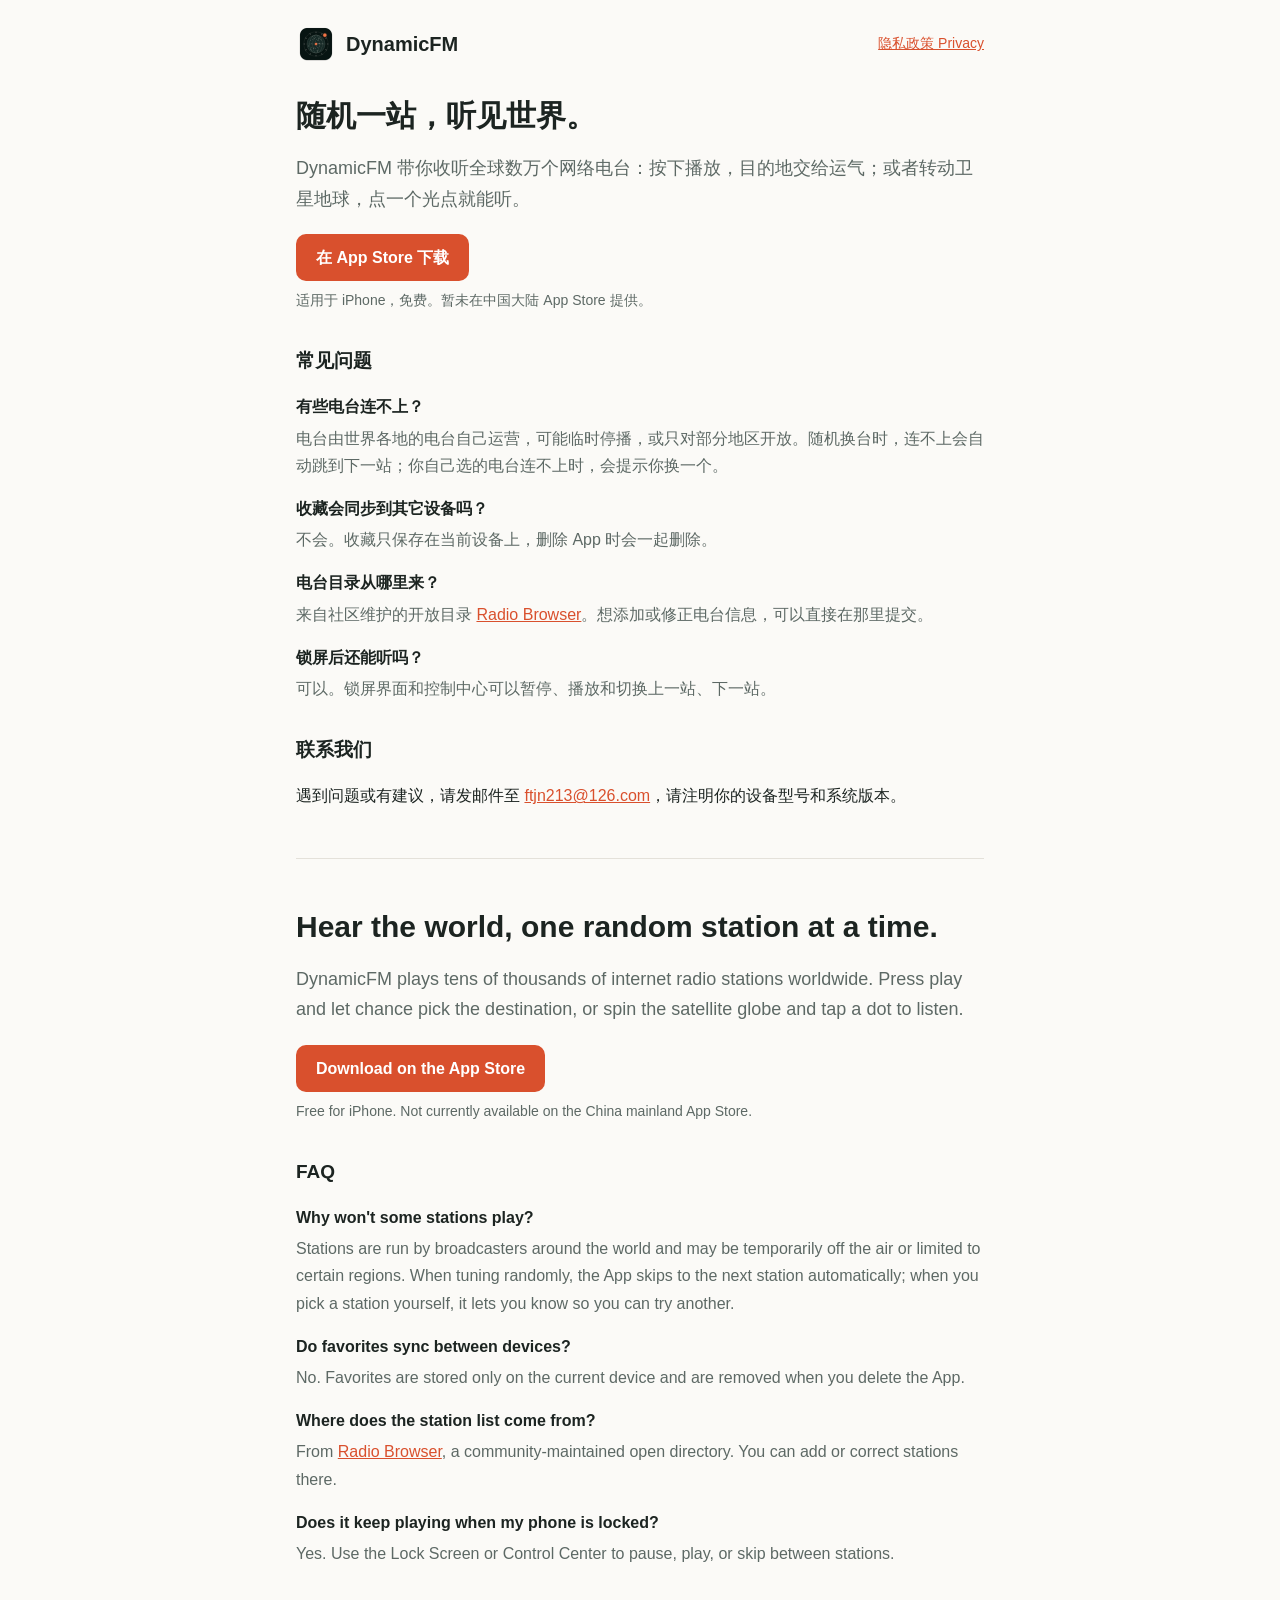
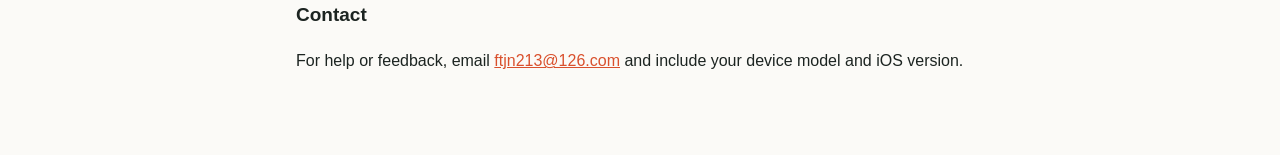
<file: index.html>
<!doctype html>
<html lang="zh-Hans">
<head>
<meta charset="utf-8">
<meta name="viewport" content="width=device-width, initial-scale=1">
<title>DynamicFM 支持</title>
<link rel="stylesheet" href="style.css">
</head>
<body>
<main>
  <header>
    <a class="brand" href="index.html"><img src="icon.png" alt="" width="40" height="40">DynamicFM</a>
    <nav><a href="privacy.html">隐私政策 Privacy</a></nav>
  </header>

  <section>
    <h1>随机一站，听见世界。</h1>
    <p class="lead">DynamicFM 带你收听全球数万个网络电台：按下播放，目的地交给运气；或者转动卫星地球，点一个光点就能听。</p>
    <p class="download"><a class="button" href="https://apps.apple.com/app/id6826584146">在 App Store 下载</a></p>
    <p class="meta">适用于 iPhone，免费。暂未在中国大陆 App Store 提供。</p>

    <h2>常见问题</h2>
    <dl>
      <dt>有些电台连不上？</dt>
      <dd>电台由世界各地的电台自己运营，可能临时停播，或只对部分地区开放。随机换台时，连不上会自动跳到下一站；你自己选的电台连不上时，会提示你换一个。</dd>
      <dt>收藏会同步到其它设备吗？</dt>
      <dd>不会。收藏只保存在当前设备上，删除 App 时会一起删除。</dd>
      <dt>电台目录从哪里来？</dt>
      <dd>来自社区维护的开放目录 <a href="https://www.radio-browser.info">Radio Browser</a>。想添加或修正电台信息，可以直接在那里提交。</dd>
      <dt>锁屏后还能听吗？</dt>
      <dd>可以。锁屏界面和控制中心可以暂停、播放和切换上一站、下一站。</dd>
    </dl>

    <h2>联系我们</h2>
    <p>遇到问题或有建议，请发邮件至 <a href="mailto:ftjn213@126.com">ftjn213@126.com</a>，请注明你的设备型号和系统版本。</p>
  </section>

  <hr>

  <section lang="en">
    <h1>Hear the world, one random station at a time.</h1>
    <p class="lead">DynamicFM plays tens of thousands of internet radio stations worldwide. Press play and let chance pick the destination, or spin the satellite globe and tap a dot to listen.</p>
    <p class="download"><a class="button" href="https://apps.apple.com/app/id6826584146">Download on the App Store</a></p>
    <p class="meta">Free for iPhone. Not currently available on the China mainland App Store.</p>

    <h2>FAQ</h2>
    <dl>
      <dt>Why won't some stations play?</dt>
      <dd>Stations are run by broadcasters around the world and may be temporarily off the air or limited to certain regions. When tuning randomly, the App skips to the next station automatically; when you pick a station yourself, it lets you know so you can try another.</dd>
      <dt>Do favorites sync between devices?</dt>
      <dd>No. Favorites are stored only on the current device and are removed when you delete the App.</dd>
      <dt>Where does the station list come from?</dt>
      <dd>From <a href="https://www.radio-browser.info">Radio Browser</a>, a community-maintained open directory. You can add or correct stations there.</dd>
      <dt>Does it keep playing when my phone is locked?</dt>
      <dd>Yes. Use the Lock Screen or Control Center to pause, play, or skip between stations.</dd>
    </dl>

    <h2>Contact</h2>
    <p>For help or feedback, email <a href="mailto:ftjn213@126.com">ftjn213@126.com</a> and include your device model and iOS version.</p>
  </section>
</main>
</body>
</html>
</file>
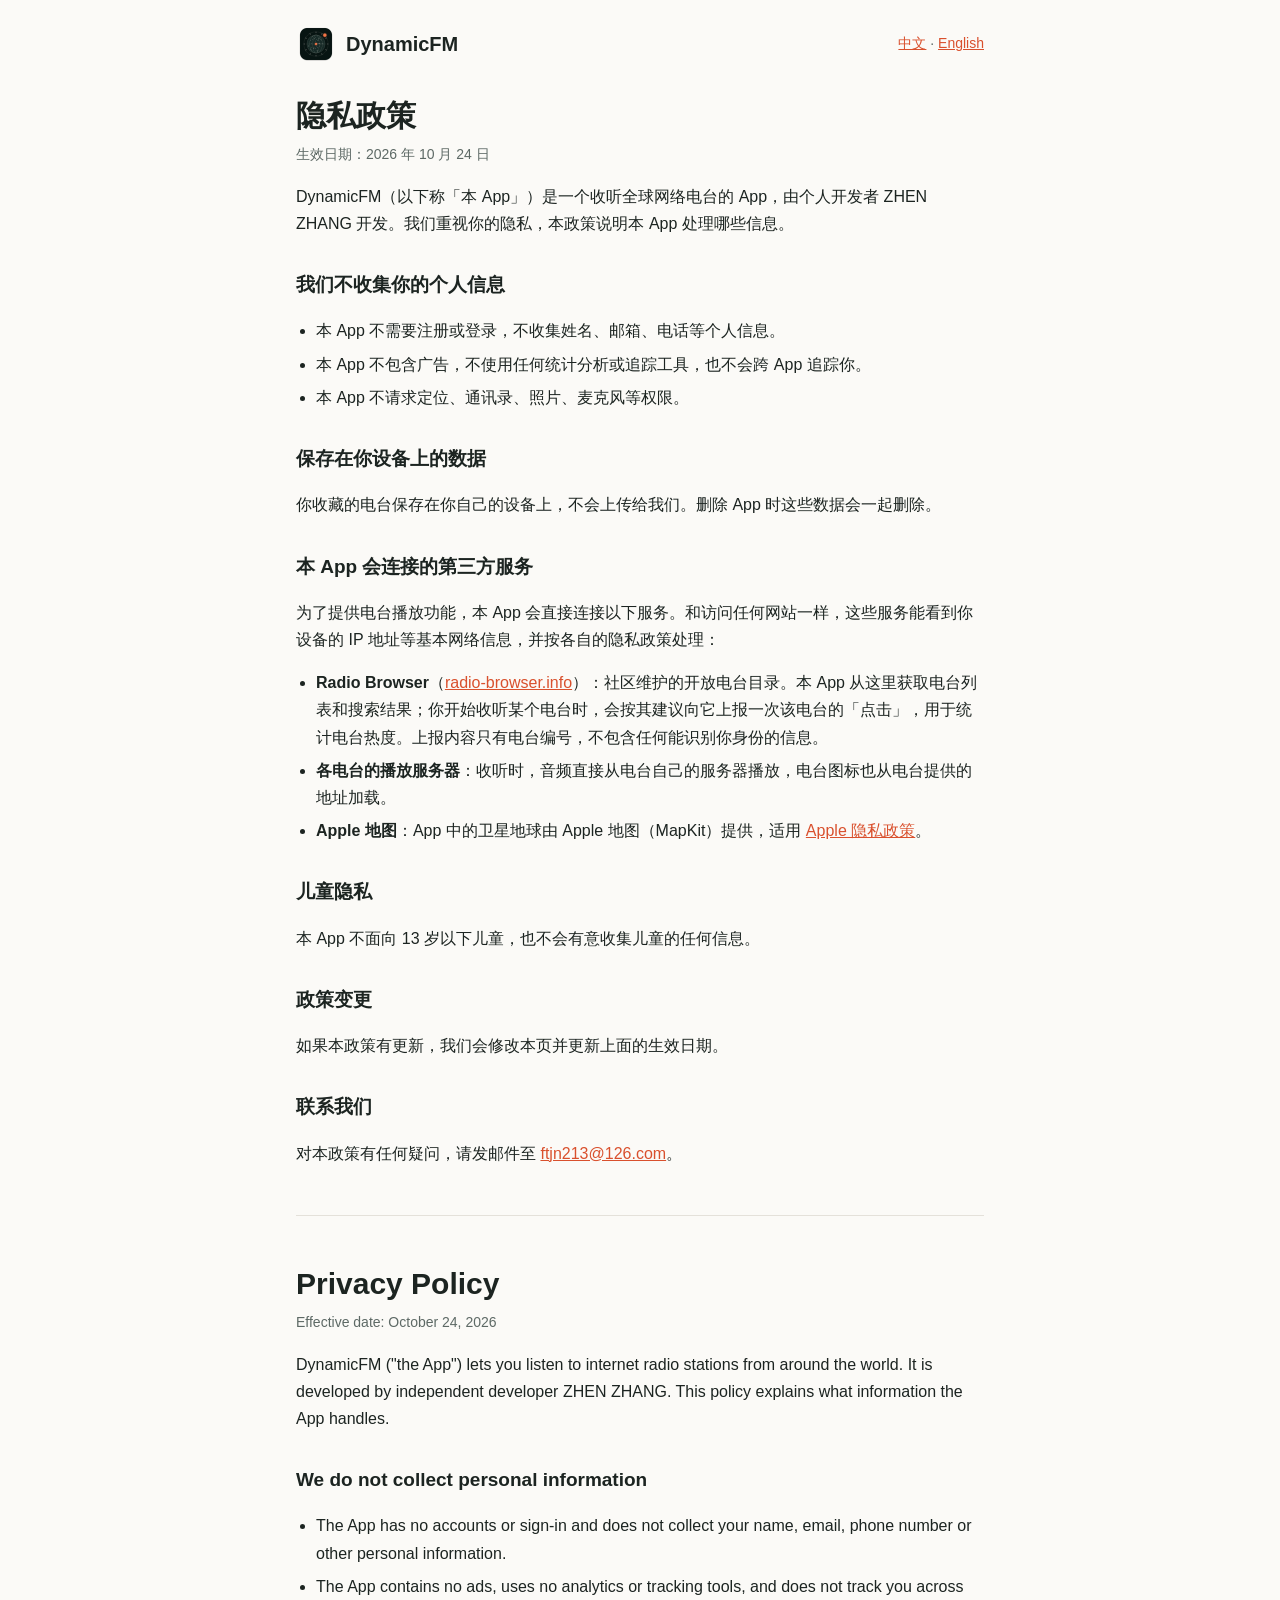
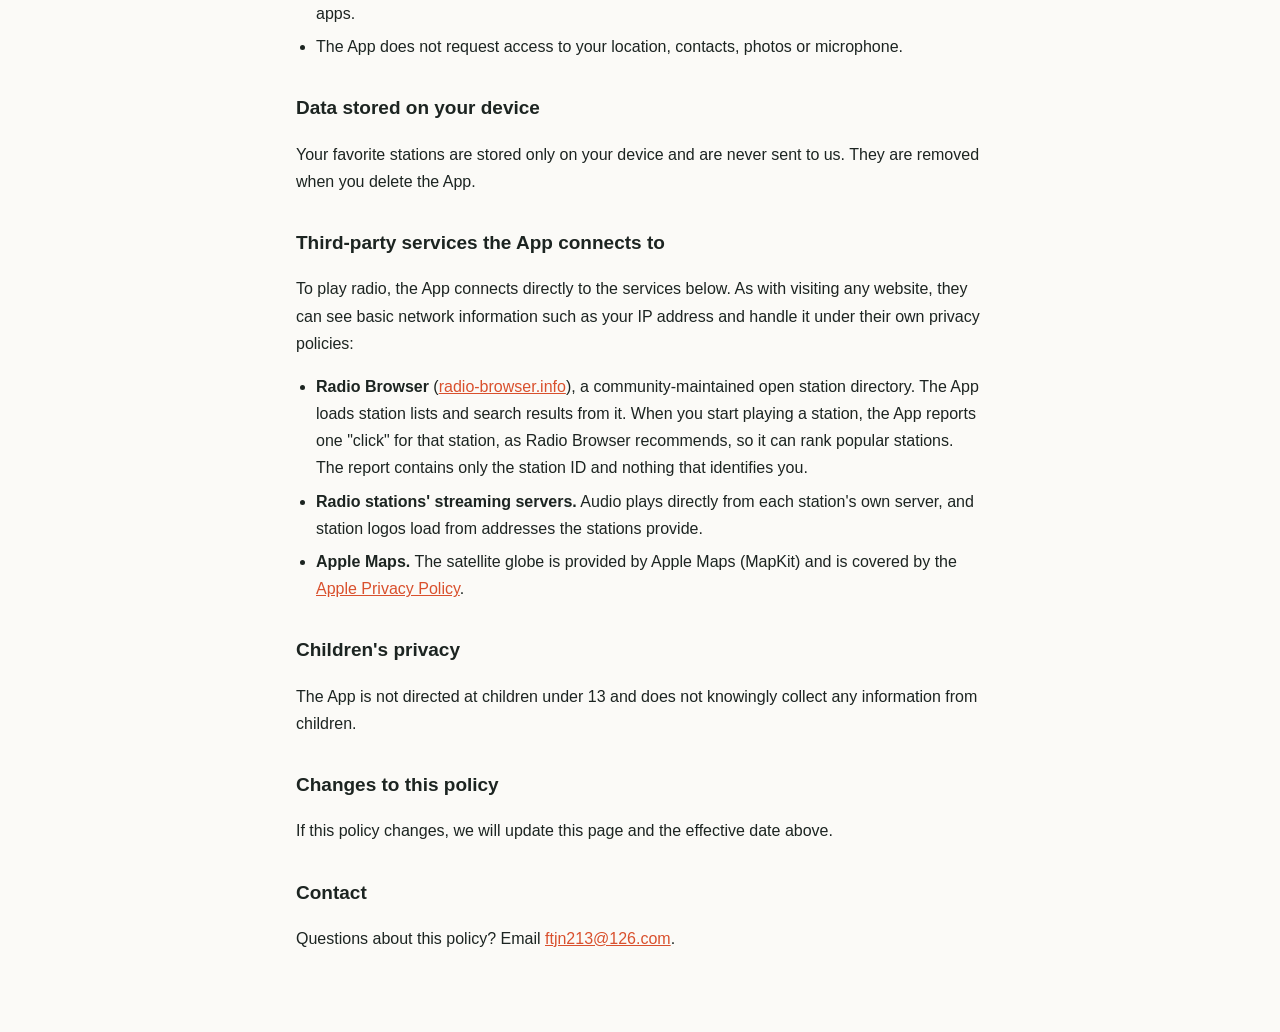
<file: privacy.html>
<!doctype html>
<html lang="zh-Hans">
<head>
<meta charset="utf-8">
<meta name="viewport" content="width=device-width, initial-scale=1">
<title>DynamicFM 隐私政策</title>
<link rel="stylesheet" href="style.css">
</head>
<body>
<main>
  <header>
    <a class="brand" href="index.html"><img src="icon.png" alt="" width="40" height="40">DynamicFM</a>
    <nav><a href="#zh">中文</a> · <a href="#en">English</a></nav>
  </header>

  <section id="zh">
    <h1>隐私政策</h1>
    <p class="meta">生效日期：2026 年 10 月 24 日</p>

    <p>DynamicFM（以下称「本 App」）是一个收听全球网络电台的 App，由个人开发者 ZHEN ZHANG 开发。我们重视你的隐私，本政策说明本 App 处理哪些信息。</p>

    <h2>我们不收集你的个人信息</h2>
    <ul>
      <li>本 App 不需要注册或登录，不收集姓名、邮箱、电话等个人信息。</li>
      <li>本 App 不包含广告，不使用任何统计分析或追踪工具，也不会跨 App 追踪你。</li>
      <li>本 App 不请求定位、通讯录、照片、麦克风等权限。</li>
    </ul>

    <h2>保存在你设备上的数据</h2>
    <p>你收藏的电台保存在你自己的设备上，不会上传给我们。删除 App 时这些数据会一起删除。</p>

    <h2>本 App 会连接的第三方服务</h2>
    <p>为了提供电台播放功能，本 App 会直接连接以下服务。和访问任何网站一样，这些服务能看到你设备的 IP 地址等基本网络信息，并按各自的隐私政策处理：</p>
    <ul>
      <li><strong>Radio Browser</strong>（<a href="https://www.radio-browser.info">radio-browser.info</a>）：社区维护的开放电台目录。本 App 从这里获取电台列表和搜索结果；你开始收听某个电台时，会按其建议向它上报一次该电台的「点击」，用于统计电台热度。上报内容只有电台编号，不包含任何能识别你身份的信息。</li>
      <li><strong>各电台的播放服务器</strong>：收听时，音频直接从电台自己的服务器播放，电台图标也从电台提供的地址加载。</li>
      <li><strong>Apple 地图</strong>：App 中的卫星地球由 Apple 地图（MapKit）提供，适用 <a href="https://www.apple.com/legal/privacy/">Apple 隐私政策</a>。</li>
    </ul>

    <h2>儿童隐私</h2>
    <p>本 App 不面向 13 岁以下儿童，也不会有意收集儿童的任何信息。</p>

    <h2>政策变更</h2>
    <p>如果本政策有更新，我们会修改本页并更新上面的生效日期。</p>

    <h2>联系我们</h2>
    <p>对本政策有任何疑问，请发邮件至 <a href="mailto:ftjn213@126.com">ftjn213@126.com</a>。</p>
  </section>

  <hr>

  <section id="en" lang="en">
    <h1>Privacy Policy</h1>
    <p class="meta">Effective date: October 24, 2026</p>

    <p>DynamicFM ("the App") lets you listen to internet radio stations from around the world. It is developed by independent developer ZHEN ZHANG. This policy explains what information the App handles.</p>

    <h2>We do not collect personal information</h2>
    <ul>
      <li>The App has no accounts or sign-in and does not collect your name, email, phone number or other personal information.</li>
      <li>The App contains no ads, uses no analytics or tracking tools, and does not track you across apps.</li>
      <li>The App does not request access to your location, contacts, photos or microphone.</li>
    </ul>

    <h2>Data stored on your device</h2>
    <p>Your favorite stations are stored only on your device and are never sent to us. They are removed when you delete the App.</p>

    <h2>Third-party services the App connects to</h2>
    <p>To play radio, the App connects directly to the services below. As with visiting any website, they can see basic network information such as your IP address and handle it under their own privacy policies:</p>
    <ul>
      <li><strong>Radio Browser</strong> (<a href="https://www.radio-browser.info">radio-browser.info</a>), a community-maintained open station directory. The App loads station lists and search results from it. When you start playing a station, the App reports one "click" for that station, as Radio Browser recommends, so it can rank popular stations. The report contains only the station ID and nothing that identifies you.</li>
      <li><strong>Radio stations' streaming servers.</strong> Audio plays directly from each station's own server, and station logos load from addresses the stations provide.</li>
      <li><strong>Apple Maps.</strong> The satellite globe is provided by Apple Maps (MapKit) and is covered by the <a href="https://www.apple.com/legal/privacy/">Apple Privacy Policy</a>.</li>
    </ul>

    <h2>Children's privacy</h2>
    <p>The App is not directed at children under 13 and does not knowingly collect any information from children.</p>

    <h2>Changes to this policy</h2>
    <p>If this policy changes, we will update this page and the effective date above.</p>

    <h2>Contact</h2>
    <p>Questions about this policy? Email <a href="mailto:ftjn213@126.com">ftjn213@126.com</a>.</p>
  </section>
</main>
</body>
</html>
</file>
<file: style.css>
:root {
  --bg: #fbfaf7;
  --text: #1c2421;
  --muted: #5d6965;
  --accent: #d9502d;
  --rule: #e4e1da;
}
@media (prefers-color-scheme: dark) {
  :root {
    --bg: #0e1513;
    --text: #f2ede4;
    --muted: #a3aca8;
    --accent: #ee5c38;
    --rule: #26302d;
  }
}
* { box-sizing: border-box; }
body {
  margin: 0;
  background: var(--bg);
  color: var(--text);
  font: 16px/1.7 -apple-system, BlinkMacSystemFont, "PingFang SC", "Helvetica Neue", sans-serif;
}
main { max-width: 720px; margin: 0 auto; padding: 24px 16px 64px; }
header { display: flex; align-items: center; justify-content: space-between; gap: 12px; margin-bottom: 32px; }
.brand { display: flex; align-items: center; gap: 10px; font-weight: 700; font-size: 20px; color: var(--text); text-decoration: none; }
.brand img { border-radius: 9px; }
nav { font-size: 14px; color: var(--muted); }
a { color: var(--accent); }
h1 { font-size: 30px; line-height: 1.3; margin: 0 0 8px; }
h2 { font-size: 19px; margin: 32px 0 8px; }
.meta { color: var(--muted); font-size: 14px; margin-top: 0; }
.lead { font-size: 18px; color: var(--muted); }
.download { margin: 20px 0 8px; }
.button { display: inline-block; padding: 10px 20px; border-radius: 10px; background: var(--accent); color: #fff; font-weight: 600; text-decoration: none; }
.button:hover { filter: brightness(1.08); }
ul { padding-left: 20px; }
li { margin-bottom: 6px; }
dt { font-weight: 600; margin-top: 16px; }
dd { margin: 4px 0 0; color: var(--muted); }
hr { border: 0; border-top: 1px solid var(--rule); margin: 48px 0; }
</file>
